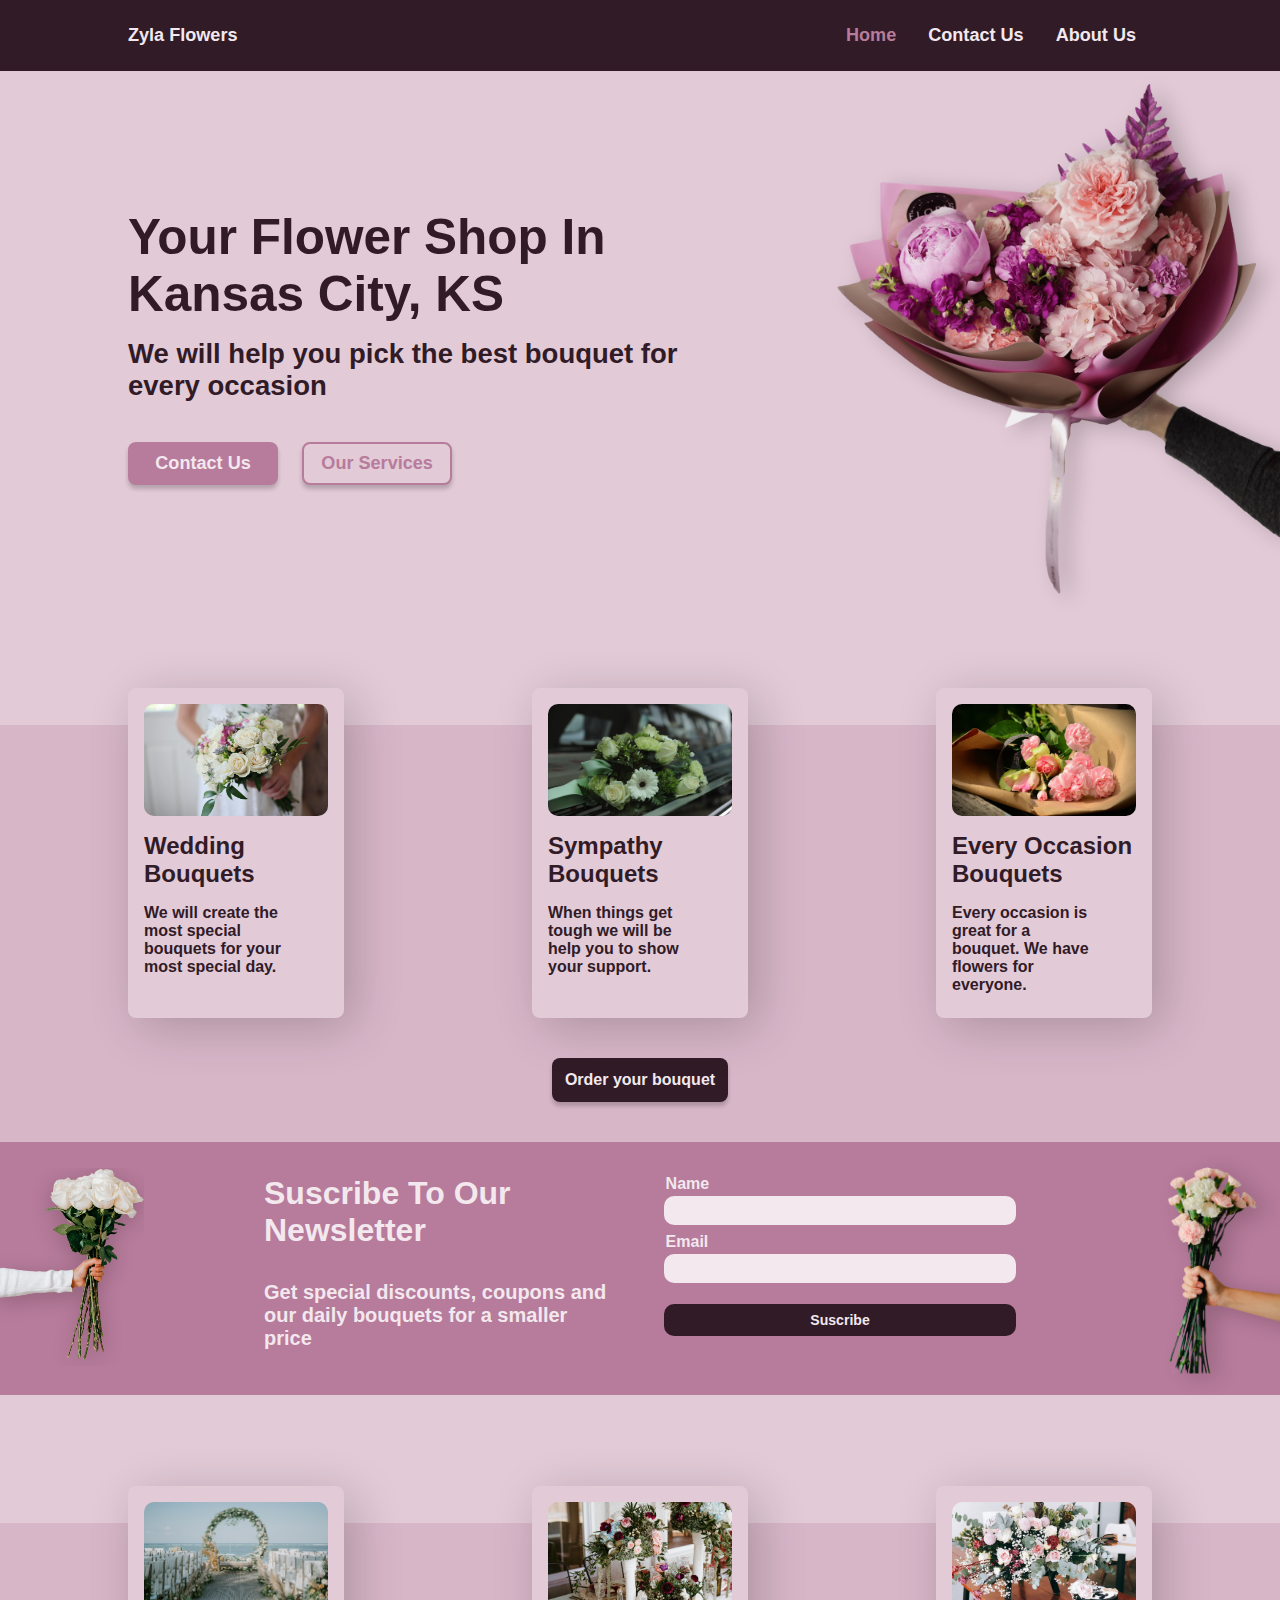
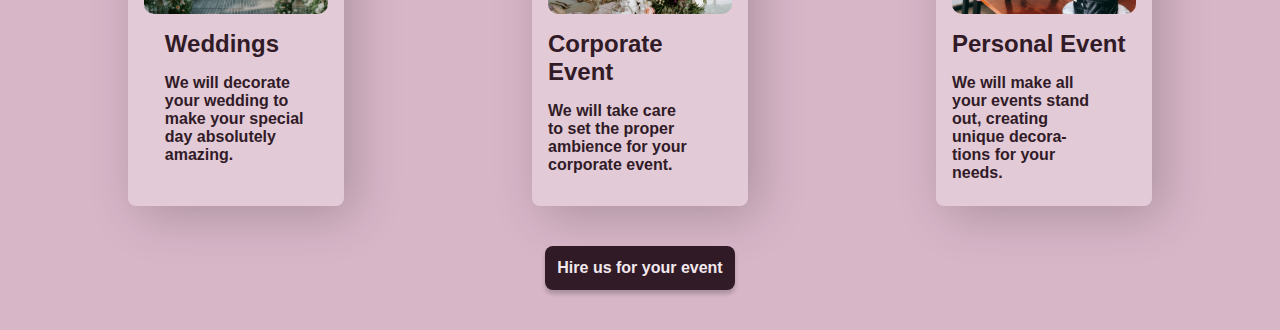
<file: index.html>
<!DOCTYPE html>
<html lang="en">
<head>
  <meta charset="UTF-8">
  <meta http-equiv="X-UA-Compatible" content="IE=edge">
  <meta name="viewport" content="width=device-width, initial-scale=1.0">
  <title>Zyla Flowers</title>
  <link rel="stylesheet" href="style.css">
  <link href="https://api.fontshare.com/v2/css?f[]=satoshi@1,900,700,500,301,701,300,501,401,901,400,2&f[]=clash-display@700,600&display=swap" rel="stylesheet">
</head>
<body>
  <header>
    <nav class="navbar">
      <span class="brand">Zyla Flowers</span>
      <ul class="nav-menu">
        <li class="nav-item">
          <a href="index.html" class="nav-link active" target="_blank">Home</a>
        </li>
        <li class="nav-item">
          <a href="contactus.html" class="nav-link" target="_blank">Contact Us</a>
        </li>
        <li class="nav-item">
          <a href="aboutus.html" class="nav-link" target="_blank">About Us</a>
        </li>
      </ul>
      <div class="hamburger">
        <span class="bar"></span>
        <span class="bar"></span>
        <span class="bar"></span>
      </div>
    </nav>
  </header>
  <main>
    <div class="hero-container">
      <h1>Your Flower Shop In Kansas City, KS</h1>  
      <p>We will help you pick the best bouquet for every occasion</p>
      <div class="btns-container">
        <a href="contactus.html">
          <button class="main-btn">
            <h3>Contact Us</h3>
          </button>
        </a>
        <a href="#bouquets">
          <button class="secondary-btn">
            <h3>Our Services</h3>
          </button>
        </a>
      </div>
    <div class="hero-img-container">
      <img src="images/Main Bouquet.png" alt="Roses Bouquet">
    </div>
    </div>
    <div class="bouquets-container"  id="bouquets">
      <div class="bouquets-cards-container">
        <div class="wedding-bouquet card">
          <div class="card-img-container">
            <img src="images/Wedding Bouquet.jpg" alt="Wedding Bouquet">
          </div>
          <div class="card-text wedding-bouquet-text">
            <h2>Wedding Bouquets</h2>
            <p>We will create the most special bouquets for your most special day.</p>
          </div>
        </div>
        <div class="sympathy-bouquet card">
          <div class="card-img-container">
            <img src="images/Sympathy Bouquet.jpg" alt="Sympathy Bouquet">
          </div>
          <div class="card-text sympathy-text">
            <h2>Sympathy Bouquets</h2>
            <p>When things get tough we will be help you to show your support.</p>
          </div>
        </div>
        <div class="every-occasion-bouquet card">
          <div class="card-img-container">
            <img src="images/Every Occasion Bouquet.jpg" alt="Bouquet">
          </div>
          <div class="card-text">
            <h2>Every Occasion Bouquets</h2>
            <p>Every occasion is great for a bouquet. We have flowers for everyone.</p>
          </div>
        </div>
      </div>
      <a>
        <button class="alternative-btn bouquetBtn"><h3>Order your bouquet</h3></button>
      </a>
    </div>
    <div class="newsletter-container">
      <div class="newsletter-img-container white-roses">
        <img src="images/White Roses.png" alt="">
      </div>
      <div class="newsletter-img-container roses">
        <img src="images/Roses.png" alt="">
      </div>
      <div class="text-container">
        <p class="nl-title">Suscribe To Our Newsletter</p>
        <p class="nl-text">Get special discounts, coupons and our daily bouquets for a smaller price</p>
      </div>
      <div class="form-container">
        <form action="https://formsubmit.co/10aa04f39a4a014ff5b91f5a87375e6c" method="POST">
          <input type="hidden" name="_subject" value="Suscription to newsletter">
          <input type="hidden" name="_autoresponse" value="Thank you for subscribing to our Newsletter, we will send you discounts, coupons and information on our daily bouquet.">
          <label for="name">Name</label>
          <input type="text" name="name" required autocomplete="off" >
          <label for="email">Email</label>
          <input type="email" name="email" required autocomplete="email">
          <input type="submit" value="Suscribe">
        </form>
      </div>
    </div>
    <div class="events-container">
      <div class="events-cards-container">
        <div class="wedding-event card">
          <div class="card-img-container">
            <img src="images/Wedding.jpg" alt="Wedding Event">
          </div>
          <div class="card-text weddings-text">
            <h2>Weddings</h2>
            <p>We will decorate your wedding to make your special day absolutely amazing.</p>
          </div>
        </div>
        <div class="corporate-event card">
          <div class="card-img-container">
            <img src="images/Corporate Event.jpg" alt="Corporate Event">
          </div>
          <div class="card-text">
            <h2>Corporate Event</h2>
            <p>We will take care to set the proper ambience for your corporate event.</p>
          </div>
        </div>
        <div class="personal-event card">
          <div class="card-img-container personal-img-container">
            <img src="images/Personal Event.jpg" alt="Personal Event">
          </div>
          <div class="card-text">
            <h2>Personal Event</h2>
            <p>We will make all your events stand out, creating unique decorations for your needs.</p>
          </div>
        </div>
      </div>
      <a>
        <button class="alternative-btn eventBtn">
          <h3>Hire us for your event</h3>
        </button>
      </a>
    </div>
    <!--modal starts-->
    <div class="form-modal"> 
      <form action="https://formsubmit.co/mobili.jeremias@gmail.com" method="POST">
          <h3 id="form-msg">Contact us for your bouquet</h3>
          <input type="hidden" name="_subject" value="I want a Bouquet" id="subject">
          <input type="hidden" name="_captcha" value="false">

          <label for="name">Name</label>
          <input type="text" name="name" required autocomplete="off"> 

          <label for="email">Email</label>
          <input type="email" name="email" required>

          <label for="messege">Write your messege</label>
          <textarea name="messege" required autocomplete="off" rows="6"></textarea>
          <button type="submit">Send</button>
          <button class="cancel-button" type="button">Cancel</button>
     </form>
  </div>
  <!--modal ends-->
  </main>
  <script src="HamburgerMenu/hamburger.js"></script>
  <script src="code.js"></script>
</body>
</html>
</file>
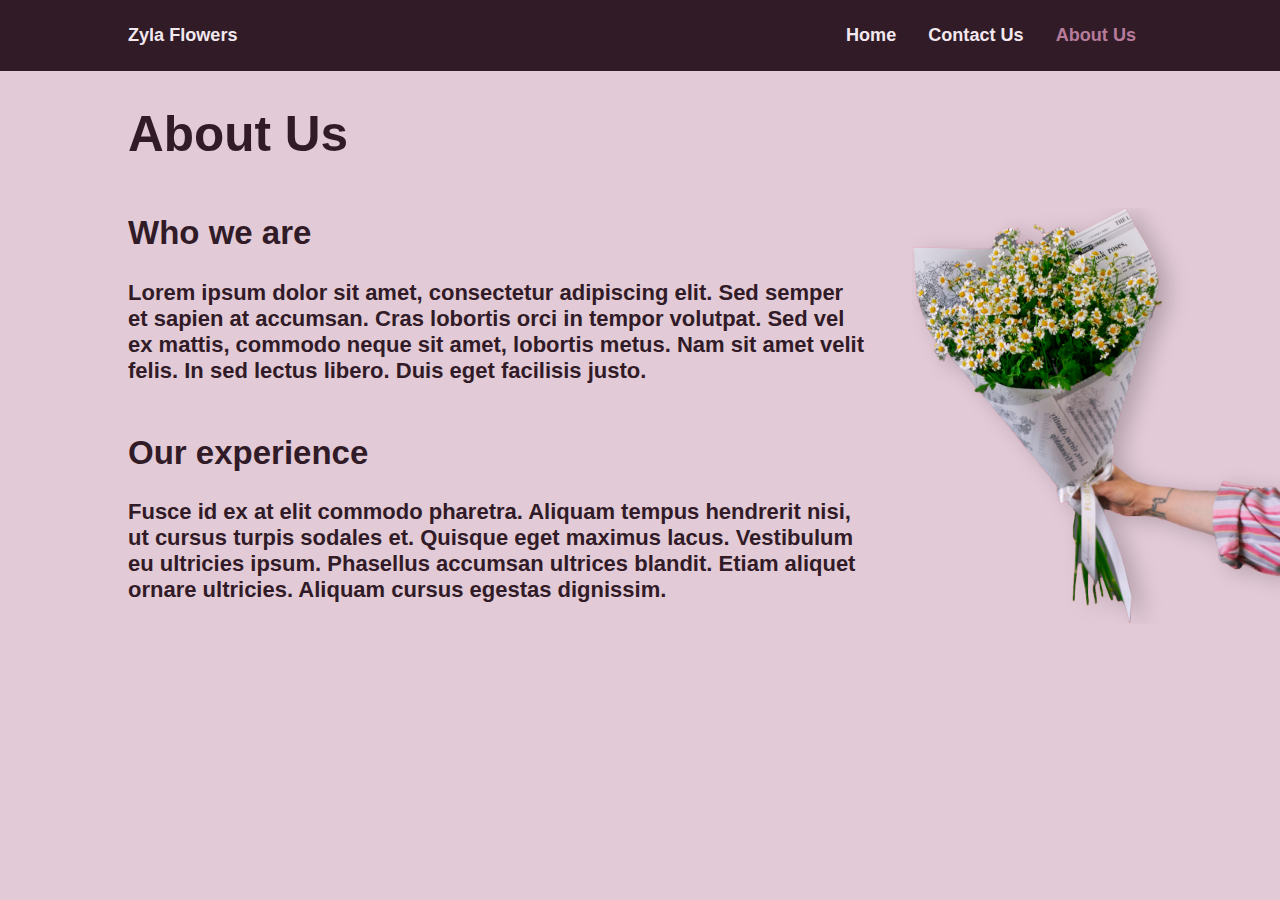
<file: aboutus.html>
<!DOCTYPE html>
<html lang="en">
<head>
  <meta charset="UTF-8">
  <meta http-equiv="X-UA-Compatible" content="IE=edge">
  <meta name="viewport" content="width=device-width, initial-scale=1.0">
  <title>Zyla Flowers</title>
  <link rel="stylesheet" href="style.css">
  <link rel="stylesheet" href="aboutus.css">
  <link href="https://api.fontshare.com/v2/css?f[]=satoshi@1,900,700,500,301,701,300,501,401,901,400,2&f[]=clash-display@700,600&display=swap" rel="stylesheet">
</head>
<body>
  <header>
    <nav class="navbar">
      <span class="brand">Zyla Flowers</span>
      <ul class="nav-menu">
        <li class="nav-item">
          <a href="index.html" class="nav-link" target="_blank">Home</a>
        </li>
        <li class="nav-item">
          <a href="contactus.html" class="nav-link" target="_blank">Contact Us</a>
        </li>
        <li class="nav-item">
          <a href="aboutus.html" class="nav-link active" target="_blank">About Us</a>
        </li>
      </ul>
      <div class="hamburger">
        <span class="bar"></span>
        <span class="bar"></span>
        <span class="bar"></span>
      </div>
    </nav>
  </header>
  <main>
    <article class="about-us">
      <h1>About Us</h1>
      <section class="who-we-are">
        <h2>Who we are</h2>
        <p>Lorem ipsum dolor sit amet, consectetur adipiscing elit. Sed semper et sapien at accumsan. Cras lobortis orci in tempor volutpat. Sed vel ex mattis, commodo neque sit amet, lobortis metus. Nam sit amet velit felis. In sed lectus libero. Duis eget facilisis justo.</p>
      </section>
      <section class="experience">
        <h2>Our experience</h2>
        <p>Fusce id ex at elit commodo pharetra. Aliquam tempus hendrerit nisi, ut cursus turpis sodales et. Quisque eget maximus lacus. Vestibulum eu ultricies ipsum. Phasellus accumsan ultrices blandit. Etiam aliquet ornare ultricies. Aliquam cursus egestas dignissim.</p>
      </section>
      <div class="about-img-container">
        <img src="images/About Us Bouquet.png" alt="" class="about-img">
      </div>
    </article>
  </main>
</body>
</file>
<file: style.css>
:root{
  --withish:#F2E8EE;
  --lighter: #E2CAD7;
  --light:#D7B6C8;
  --darkish:#B77B9B;
  --dark:#311B27;


}


body{
  background: var(--lighter);
  font-family: "Satoshi", sans-serif;
  font-weight: 600;
  color: var(--dark);
  height: 100%;
  width: 100%;
  box-sizing: border-box;
  margin:0;
  padding: 0;
}

main html body .page-container{
  box-sizing: border-box;
  width: 100vw;
  overflow-x: hidden;
  margin:0;
  padding: 0;
  cursor: context-menu;
  user-select: none;
}

button{
  border: none;
}

img{
  max-width: 100%;
}

*{
  scroll-behavior: smooth;
}

nav{
  position: fixed;
  top:0;
  left:0;
  width: 100vw;
  background: var(--dark);
  display: flex;
  align-items: center;
  box-sizing: border-box;
  font-size: 1.13em;
  padding: .4em 1.56rem;
  justify-content: space-between;
  z-index: 20;
}

.brand{
  display: flex;
  font-family: "Clash Display", sans-serif;
  margin: 0;
  padding: 0;
  color: var(--withish);
  font-size: 1rem;
  cursor:default;
}

nav ul{
  display: flex;
  list-style: none;
  padding: 0;
}

nav li a{
  display: inline-block;
  width: 100vw;
  text-decoration: none;
  color: var(--withish);
  text-align: center;
  padding: .5rem;
}

nav li a.active{
  color: var(--darkish);
}

nav li a:hover{
  color: var(--darkish);
}

.bar{
  display: block;
  width: 25px;
  height: 3px;
  margin: 5px auto;
  -webkit-transition: all 0.3s ease-in-out;
  transition: all 0.3s ease-in-out;
  background-color: white;
}

.hamburger{
  cursor: pointer;
}

.hamburger.active .bar:nth-child(2){
  opacity: 0;
}
.hamburger.active .bar:nth-child(1){
  transform: translateY(8px) rotate(45deg);
}
.hamburger.active .bar:nth-child(3){
  transform: translateY(-8px) rotate(-45deg);
}

.nav-menu{
  position: fixed;
  left: 0;
  top:1.5rem;
  transform: translateX(100%);
  flex-direction: column;
  background: var(--dark);
  width: 100%;
  text-align: center;
  transition: 0.3s;
  z-index: 20;
  padding: 1rem 0;
}

.nav-item{
  margin:0;
  box-sizing: border-box;
}

.nav-item:hover{
 outline: .13rem solid var(--darkish);
 transition: all .3s;
}

.nav-menu.active{
  transform: translateX(0%);
}

/*hero section*/

.hero-container{
  margin-top: 5rem;
  padding: 0 1.56em;
  box-sizing: border-box;
  cursor: context-menu;
  user-select: none;
}

h1{
  font-family: "Clash Display", sans-serif;
  font-size: 2.25em;
  margin: 0 1.56rem auto auto;
  
}

.hero-container p{
  font-size: 1.25em;
  padding:0;
  margin-right: 8.2rem;
  
}

.btns-container{
  position: relative;
  display: flex;
  margin:2.5rem 0;
  gap: 1.5rem;
  z-index: 10;
  box-sizing: border-box;
  
}

.main-btn, .secondary-btn, .alternative-btn{
  background: var(--darkish);
  width: 9.38rem;
  height: 2.69rem;
  text-align: center;
  padding: 0;
  border-radius: .5rem;
  box-shadow: 0 4px 4px rgba(0, 0, 0, .2);
  box-sizing: border-box;
  cursor: pointer;
  transition: all .4s;
}

.main-btn:hover, .secondary-btn:hover, .alternative-btn:hover{
  transform: scale(1.1);
  transition: all .4s;
}

.main-btn:hover, .secondary-btn:hover{
  background: var(--dark);
  transition: all .4s;
}

.secondary-btn:hover{
  border-color: var(--dark);
  transition: all .4s;
}

.secondary-btn:hover h3{
  color: var(--withish);
  transition: all .4s;
}

.main-btn h3, .secondary-btn h3, .alternative-btn h3{
  margin: 0;
  color: var(--withish);
  font-size: 1.13rem;
  box-shadow: none;
  font-weight:600;
}

.secondary-btn{
  margin: 0;
  background: var(--lighter);
  border: var(--darkish) 0.15rem solid ;
}

.secondary-btn h3{
  color: var(--darkish);
}

.hero-img-container{
  position: absolute;
  width: 9.8rem;
  top: 6rem;
  right: 0;
  overflow-x: hidden;
}

.hero-img-container img{
  right:-.5rem;
  filter: drop-shadow(10px 5px 10px rgba(0,0,0,.2));
}

/* Bouquets Cards section */

.bouquets-container, .events-container{
  display: flex;
  flex-direction: column;
  background: var(--light);
  margin: 6.5rem 0 0 0;
  align-items: center;
  scroll-margin-top: 6rem;
}

.bouquets-cards-container, .events-cards-container{
  position: relative;
  top: -2.3rem;
  display: flex;
  flex-direction: column;
  gap: 1.8rem;
}

.card{
  display: flex;
  background: var(--lighter);
  border-radius: 1.25rem;
  padding: .8rem;
  box-shadow: 10px 10px 50px rgba(0, 0, 0, .2);
  margin: 0 1.5rem;
  box-sizing: border-box;
}

.card-img-container{
  display: flex;
  display: column;
  width: 100%;
  max-width: 150px;
  margin-right: .8rem;
}

@media screen and (min-width:380px) {
  .card-img-container{
    margin-right: 0;
  }
}

.card-img-container img{
  object-fit: cover;
  width: 8.39rem;
  height: 7.69rem;
  border-radius: .63rem;
  box-sizing: border-box;
}

.card h2{
  font-size: 1.12rem;
  font-weight: 900;
  margin: 0 0 .8rem 0;
  display: inline-block;
}

.card p{
  font-size: .88rem;
  margin:0;
  font-weight: 700;
  display: inline-block;
  width: 16ch;
}

.weddings-text, .sympathy-text, .wedding-bouquet-text{
  display: flex;
  flex-direction: column;
}

.alternative-btn{
  background: var(--dark);
  margin: .2rem auto 2.5rem auto;
  width: 100%;
  height: auto;
  padding: .8rem;
}

.alternative-btn h3{
  font-size: 1rem;
}
/* Newsletter */

.white-roses{
  display: none;
}

.roses{
  width: 10rem;
  position: absolute;
  top: 80rem;
  right: 0;
  max-width: 100%;
  overflow-x: hidden;
}

.roses img{
  position: relative;
  right: -1rem;
  filter: drop-shadow(10px 5px 10px rgba(0,0,0,.2));
}

.newsletter-container{
  background: var(--darkish);
  display: flex;
  flex-direction: column;
  padding: 1.56rem;
  color: var(--withish);
}

.nl-title{
  font-size: 1.5rem; 
  font-weight: 800; 
}

.nl-text{
  font-size: 1.13rem;
}

form{
  display: flex;
  flex-direction: column;
  width: 70%;
  max-width: 1000px;
}

form input{
  background: var(--withish);
  outline: none;
  border: none;
  padding: .7rem;
  border-radius: .63rem;
  color: var(--dark);
  font-size: 0.88rem;
  transition: all .4s;
}

form input::placeholder{
  color: var(--darkish);
}

form input:focus{
  background: var(--lighter);
  transition: all .4s;
  outline: 2px solid var(--dark);
}

form label{
  margin: 1rem .2rem .4rem;
  font-size: 1rem;
  font-weight: bold;
}

form input[type="submit"]{
  background: var(--dark);
  color: var(--withish);
  font-weight: 700;
  width: 100%;
  margin: 2rem 0;
  box-sizing: border-box;
  border: var(--dark) 0.15rem solid ;
  cursor: pointer;
  transition: transform .4s;
}

form input[type="submit"]:hover{
  transform: scale(1.05);
}

.personal-event p{
  -ms-word-break: break-all;
  word-break: break-all;

  /* Non standard for WebKit */
  word-break: break-word;

-webkit-hyphens: auto;
-moz-hyphens: auto;
     hyphens: auto;
}

.form-modal{
  position: fixed;
  display: none;
  z-index: 50;
  left: 0;
  top:0;
  width: 100%;
  height: 100%;
  overflow: auto;
  background: rgba(0,0,0,.9);
  overflow-y: hidden;
  justify-content: center;
  align-items: center;
  box-sizing: border-box;
}

.form-modal[open]{
  animation: fade-in .6s forwards;
  display: flex;
}

.form-modal[closing]{
  display: flex;
  animation: fade-out .6s forwards;
}

.form-modal[close]{
  display: none;
}

.form-modal form{
  display: flex;
  flex-direction: column;
  align-items: center;
  background: var(--lighter);
  padding: 1.56rem;
  border-radius: .5rem;
  width: 90%;
  height: 85%;
  max-height:650px;
  max-width: 900px;
  box-sizing: border-box;
  box-shadow: 0 5px 8px 0 rgba(0,0,0,0.2), 0 7px 20px 0 rgba(0,0,0,0.2);
  animation: slide-down .6s forwards;
}

.form-modal form h3{
  display: inline-block;
  font-size: 1.6rem;  
  color: var(--dark);
  margin: .6rem 0;
  font-weight: 900;
  font-family: "Satoshi", sans-serif;  
  text-align: left;
  align-self: flex-start;
}


.form-modal form input, form textarea{
  padding: .44rem;
  background: var(--withish) ;
  border-radius: .25rem;
  font-size: 1rem;
  width: 100%;
  margin:.3rem 0;
  box-sizing: border-box;
  border: none;
  outline: none;
  resize: none;
  color: var(--dark);
  font-family: "Satoshi", sans-serif;
}

.form-modal form label{
  align-self: flex-start;
  font-size: 1.13rem;
  font-weight: 900;
}

.form-modal form input:focus, form textarea:focus{
  background: #e5e5e5;
  color: var(--dark);
  font-weight: 500;
  transition: .3s;
  outline: .13rem solid var(--dark);
}

.form-modal button{
  font-family: "Satoshi", sans-serif;
  margin: 1rem auto;
  width: 100%;
  box-sizing: border-box;
  font-weight: 600;
  border: none;
  padding: .6rem;
  background: var(--darkish);
  color: var(--withish);
  font-size: 1.25rem;
  border-radius: .25rem;
  transition: transform .3s;
  box-shadow: 0 4px 4px rgba(0, 0, 0, .2);
  cursor: pointer;
}

.form-modal .cancel-button{
  font-size: 1rem;
  font-weight: bold;
  background: transparent;
  color: var(--darkish);
  border: .2rem solid var(--darkish);
  margin:0;
  padding: .4rem;
  box-sizing: border-box;
  box-shadow: none;
  transition: background .3s, color .3s, box-shadow .3s; 
  box-shadow: 0 4px 4px rgba(0, 0, 0, .2);
}

.form-modal button:focus{
  outline: .13rem solid var(--dark);
}

.form-modal button:hover{
  background: var(--dark);
  transition: all .3s;
}

.form-modal .cancel-button:hover{
  color: var(--withish);
  background: var(--dark);
  border: .2rem solid var(--dark);
  transition: all .3s;
}

@keyframes fade-in {
  0%{opacity: 0;}
  100%{opacity: 1;}
}

@keyframes fade-out {
  0% {opacity: 1;}
  100%{opacity:0;}
}

@keyframes slide-down {
  0%{transform: translateY(-100%);}
  100%{transform: translateY(0%);}
}

@media screen and (min-height:700px) {  
  .roses {
    top: 82rem;
  }
}

@media screen and (min-height:800px) {
  .roses{
    top: 80rem;
  }
}

@media screen and (min-height:880px) {
  .roses{
    top:77rem;
  }
}

@media screen and (height:720px) and (max-width:600px) {
  .roses{
    top: 76rem;
  }

  .roses img{
    left:0;
  }
}

@media screen and (min-width:450px) {
  .roses{
    top:74rem;
  }
}

@media screen and (min-width:550px) {

  .bouquets-cards-container, .events-cards-container{
    flex-direction: row;
    justify-content: center;
    box-sizing: border-box;
    width: 100%;
  }

  .card{
    flex-direction: column;
    align-items: center;
    box-sizing: border-box;
    padding: 1rem .7rem;
    border-radius: .5rem;
    margin: 0;
    width: 10rem;
    height: auto;
  }

  .card-img-container{
    width: 100%;
    border-radius: .25rem;
    box-sizing: border-box;
  }

  .card-img-container img{
    width: 9.5rem;
    height: 7rem;
    box-sizing: border-box;
  }

  .card-text h2{
    padding:.5rem;
    padding-bottom: 0;
    box-sizing: border-box;
    margin:0;
  }

  .card-text p{
    padding: .5rem;
    box-sizing: border-box;
  }

  .roses{
    top: 60rem;
  }

  .form-modal form{
    width: 70%;
    height: 95%;
  }

  .form-modal form input, .form-modal form textarea{
    padding: .4rem;
  }
  }

@media screen and (min-width:650px) {
  .hamburger{
    display: none;
  }

  .nav-menu{
    all: initial;
    display: flex;
    list-style: none;
  }

  nav{
    padding: 1.56rem 3.12rem;
  }

  nav li a{
    all:initial;
    padding: 1.5rem 1rem;
    height: 100%;
    color: var(--withish);
    font-family: "Satoshi", sans-serif;
    font-weight: 600;
    text-decoration: underline .13rem var(--dark);
    text-underline-offset: .5rem;
    cursor: pointer;
  }

  nav li a:hover{
    text-decoration-color: var(--darkish);
    transition: all .3s;
  }

  .nav-item:hover{
    all:initial;
  }

  .hero-container{
    margin-top: 8rem;
  }

  .hero-container h1, .hero-container p{
    padding-right:12rem;
    padding-left: 1.56rem;
  }

  .hero-container p{
    margin: 1rem 0;
  }

  .hero-img-container{
    width: 15rem;
    top: 0rem;
  }

  .btns-container{
    padding-left: 1.56rem;
  }

  .bouquets-container, .events-container {
    scroll-margin-top: 8rem;
    padding: auto 3.12rem;

  }

  .bouquets-cards-container, .events-cards-container{
    justify-content: space-between;
    padding: 0 3.12rem;
  }

  .card{
    padding: 1rem .7rem;
    width: 11rem;
  }

  .newsletter-container{
    padding: 1.56rem 3.12rem;
  }

  .newsletter-container form{
    width: 100%;
  }

  .roses{
    display: none;
  }
} 

@media screen and (min-width:800px) {

  body{
    font-size: 18px;
  }

  nav{
    padding: 1.56rem 4.68rem;
  }

  .hero-container h1, .hero-container p, .btns-container{
    padding-right:18.6rem;
    padding-left: 3.12rem;
  }

  .hero-container p{
    margin: 1rem 0;
  }

  .hero-img-container{
    width: 20rem;
    top: -2rem;
  }

  .bouquets-container, .events-container{
    margin:8rem 0 0 0;
  }

  .bouquets-cards-container, .events-cards-container{
    padding: 0 4.68rem; 
  }

  .card{
    width: 12rem;
    padding: 1rem;
  }

  .card-text h2, .card-text p{
    padding:.5rem 0;
  }

  .card-img-container{
    width: 100%;
    max-width: none;
  }

  .card-img-container img{
    width: 100%;
    object-fit: cover;
  }

  .newsletter-container{
    padding: 1.56rem 4.68rem;
  }

  .form-modal form{
    width: 50%;
    max-width: 600px;
    max-height: 600px;
  }
}

@media screen and (min-width:995px) {
  body{
    font-size: 20px;
  }

  .hero-container{
    margin-top: 10rem;
    margin-bottom: 10rem;
  }

  .hero-img-container{
    width: 25rem;
    top: -4rem
  }

  .hero-container h1, .hero-container p, .btns-container{
    padding-right:26rem;
    padding-left: 3.12rem;
  }

  .newsletter-container{
    flex-direction: row;
    justify-content: space-around;
  }

  .newsletter-container .text-container{
    width: 22rem;
    padding: 0 3rem 0 0;
  }

  .newsletter-container .text-container .nl-title{
    font-size:2rem;
    margin-top: .5rem;
  } 

  .newsletter-container .text-container .nl-text{
    font-size: 1.25rem;
  }

  .newsletter-container form{
    width: 22rem;
  }

  .newsletter-container form input{
    padding:.4rem;
  }

  .newsletter-container form label{
    margin:.5rem .1rem .2rem;
  }
  
  .newsletter-container form input[type="submit"]{
    margin: 1.3rem 0;
  }
}

@media screen and (min-width:1100px) {

  nav{
    padding: 1.56rem 10vw;
  }

  .nav-link, .brand{
    font-size: 1.13rem;
  }

  .hero-container h1, .hero-container p, .btns-container{
    padding-right:26rem;
    padding-left: 10vw;
  }

  .hero-container{
    padding:0;
  }

  .bouquets-cards-container, .events-cards-container{
    padding: 0 10vw;
  }

  .newsletter-container{
    justify-content: center;
  }

  .card{
    width: 13.5rem;
  }

  .card-text h2{
    font-size: 1.5rem;
    padding-top:1rem;
  }

  .card-text p{
    font-size: 1rem;
  }

  .card-img-container{
    width: 100%;
  }

  .roses{
    display: block;
    width: 11rem;
    top: 62rem;
  }

  .white-roses{
    position: absolute;
    display: block;
    max-width: 100%;
    overflow-x: hidden;
    width: 9rem;
    top:64rem;
    left: 0;
  }

  .white-roses img{
    position: relative;
    left: 0;
    filter: drop-shadow(0px 5px 10px rgba(0,0,0,.2));
  }


}

@media screen and (min-width:1200px) {
  body{
    font-size: 22px;
  }
  
  .hero-container h1, .hero-container p, .btns-container{
    padding-right:35rem;
    padding-left: 10vw;
  }

  .hero-container h1{
    margin-top: 13rem;
  }

  .hero-img-container{
    width: 28rem;
    top: -5rem;
  }
  


  .white-roses{
    top:73rem;
  }
  .roses{
    top:71.5rem;
  }

  .bouquets-container{
    margin-top:15rem;
  }
}

@media screen and (min-width:1400px) {
  .white-roses{
    top:73rem
  }
  .roses{
    top:71rem;
  }

  .newsletter-container .text-container{
    width: 24rem;
  }

  .newsletter-container form{
    width: 26rem;
  }
}
</file>
<file: aboutus.css>
.about-us{
  padding: 0 1.56rem;
}

.about-us h1{
  margin-top:3rem;
  padding: 1.56rem 0;
}

.about-img{
  display: none;
}

.experience{
  margin-top: 3.12rem;
}

.experience h2, .who-we-are h2{
  font-weight: 900;
}

@media screen and (min-width:650px) {
  .about-us{
    padding:0 17rem 0 3.12rem;
  }
  
  .about-us h1{
    margin-top:5rem;
  }

  .about-img-container{
    position: absolute;
    width: 17rem;
    overflow-x: hidden;
    top:15rem;
    right: 0;
  }

  .about-img{
    display: block;
    filter: drop-shadow(10px 5px 10px rgba(0,0,0,.2));
  }
}

@media screen and (min-width:800px) {
  .about-us{
    padding: 0 20rem 0 4.68rem;
  }

  .about-img-container{
    width: 19rem;
  }
}

@media screen and (min-width:995px) {
  .about-us{
    padding-right:22rem;
  }
  
  .about-img-container{
    width: 21rem;
  }
}

@media screen and (min-width:1100px){
  .about-us{
    padding: 0 26rem 0 10vw;
  }

  .about-img-container {
    width: 23rem;
    top:13rem;
  }
}

@media screen and (min-width:1350px) {
  .about-img-container{
    width: 30rem;
    top:9rem;
  }

  .about-us{
    padding-right: 30rem;
  }
}
</file>
